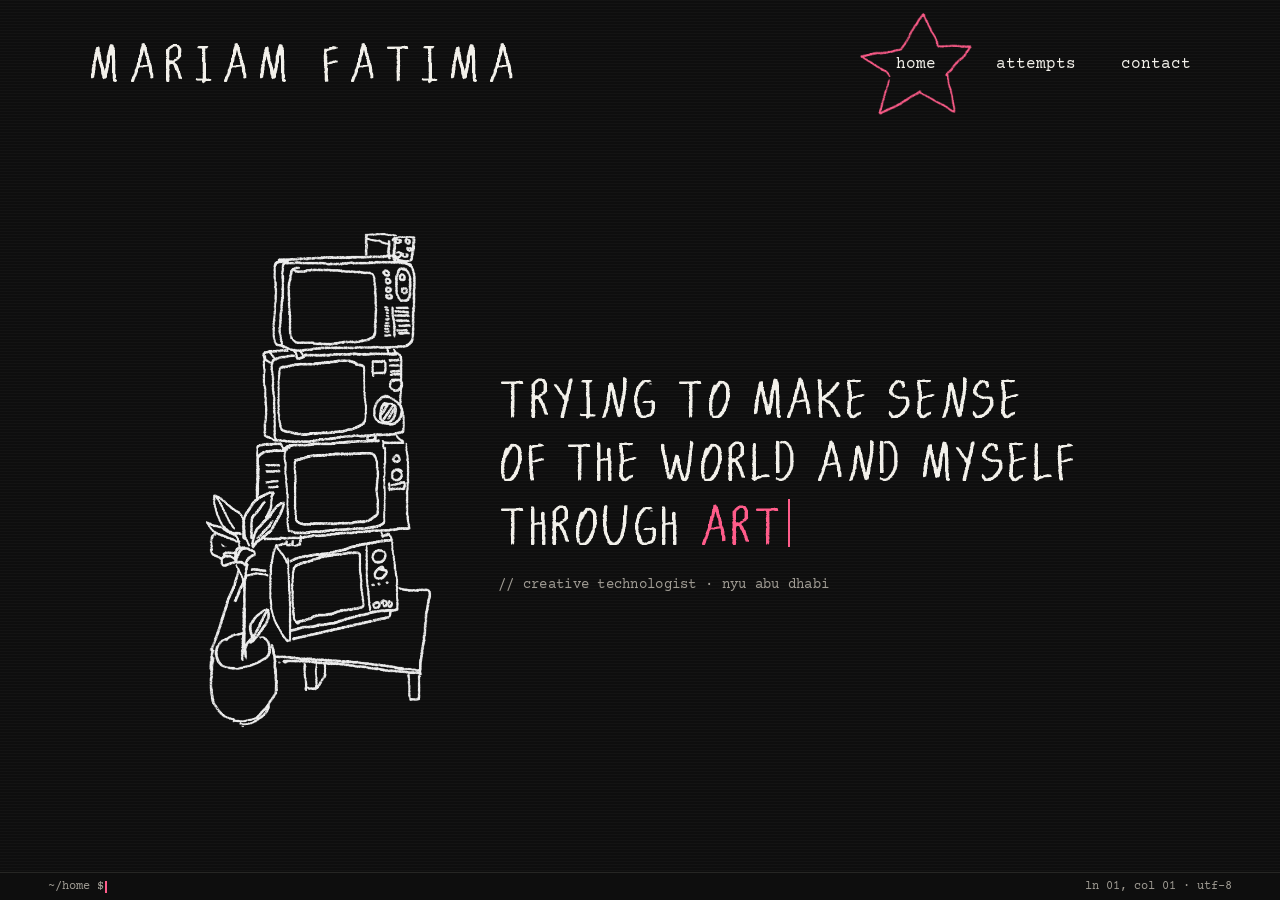
<file: index.html>
<!doctype html>
<html lang="en">
<head>
<meta charset="utf-8">
<meta name="viewport" content="width=device-width, initial-scale=1">
<title>mariam fatima</title>
<meta name="description" content="mariam fatima — artist, maker, technologist. trying to make sense of the world and myself through art, design and technology.">
<meta property="og:title" content="mariam fatima">
<meta property="og:description" content="artist, maker, technologist. trying to make sense of the world and myself.">
<meta property="og:image" content="https://mariamf19.github.io/personalwebsite/assets/og.png">
<meta property="og:type" content="website">
<meta name="twitter:card" content="summary_large_image">
<meta name="theme-color" content="#0E0E0E">
<link rel="icon" href="assets/favicon.png" type="image/png">
<link rel="preconnect" href="https://fonts.googleapis.com">
<link rel="preconnect" href="https://fonts.gstatic.com" crossorigin>
<link href="https://fonts.googleapis.com/css2?family=Courier+Prime:ital,wght@0,400;0,700;1,400&display=swap" rel="stylesheet">
<link rel="preload" href="assets/fonts/MariamHand-Regular.ttf" as="font" type="font/ttf" crossorigin>
<link rel="stylesheet" href="css/style.css">
</head>
<body data-path="~/home">
<a class="skip" href="#main">skip to content</a>
<div class="wrap">

<header class="site">
<a class="name" href="index.html">MARIAM FATIMA</a>
<nav class="nav" aria-label="Main">
<ul>
<li><a href="index.html" aria-current="page"><span class="star" aria-hidden="true"><img class="ink" src="assets/star.png" alt=""></span><span class="label">home</span></a></li>
<li><a href="attempts.html"><span class="star" aria-hidden="true"><img class="ink" src="assets/star.png" alt=""></span><span class="label">attempts</span></a></li>
<li><a href="contact.html"><span class="star" aria-hidden="true"><img class="ink" src="assets/star.png" alt=""></span><span class="label">contact</span></a></li>
</ul>
</nav>
</header>

<main id="main" class="home">
<div class="text">
<h1 class="headline">
<span class="sr-only">trying to make sense of the world and myself through art, design and technology.</span>
<span class="type-grid" aria-hidden="true">
<span class="ghost"><span id="ghost">trying to make sense
of the world and myself
through technology</span><span class="caret"></span></span>
<span><span id="typed"></span><span class="caret"></span></span>
</span>
</h1>
<p class="comment">// creative technologist · nyu abu dhabi</p>
</div>
<figure class="tv">
<div class="tv-frame">
<img class="ink scan" src="assets/tvs.png" alt="A pencil drawing of four old televisions stacked on a small table, with a potted plant." width="845" height="1829">
<span class="scanline" aria-hidden="true"></span>
<a class="screen" href="attempt.html" aria-label="attempt 04" style="left: 37.3%; top: 7.1%; width: 38.5%; height: 15.9%"><span>no signal</span><span class="sub">attempt_04</span></a>
<a class="screen" href="attempt.html" aria-label="attempt 03" style="left: 32%; top: 26.2%; width: 39%; height: 15.3%"><span>no signal</span><span class="sub">attempt_03</span></a>
<a class="screen" href="attempt.html" aria-label="attempt 02" style="left: 39%; top: 44%; width: 36.7%; height: 15%"><span>no signal</span><span class="sub">attempt_02</span></a>
<a class="screen" href="attempt.html" aria-label="attempt 01" style="left: 37.9%; top: 64.2%; width: 30.2%; height: 15.1%"><span>no signal</span><span class="sub">attempt_01</span></a>
</div>
</figure>
</main>

</div>

<div class="term">
<div class="term-out" aria-live="polite" hidden></div>
<div class="statusbar">
<button type="button" class="prompt" aria-label="open terminal (or press ~)"><span class="path"></span>&nbsp;$<span class="caret"></span></button>
<label class="term-in" hidden><span><span class="path"></span> $</span><span class="sr-only">terminal command</span><input type="text" autocomplete="off" autocapitalize="off" spellcheck="false"></label>
<span class="pos" aria-hidden="true"><span id="pos">ln 01, col 01</span> · utf-8</span>
</div>
</div>
<div class="cursor" aria-hidden="true"><span class="ring"></span></div>
<script src="js/main.js"></script>
</body>
</html>
</file>
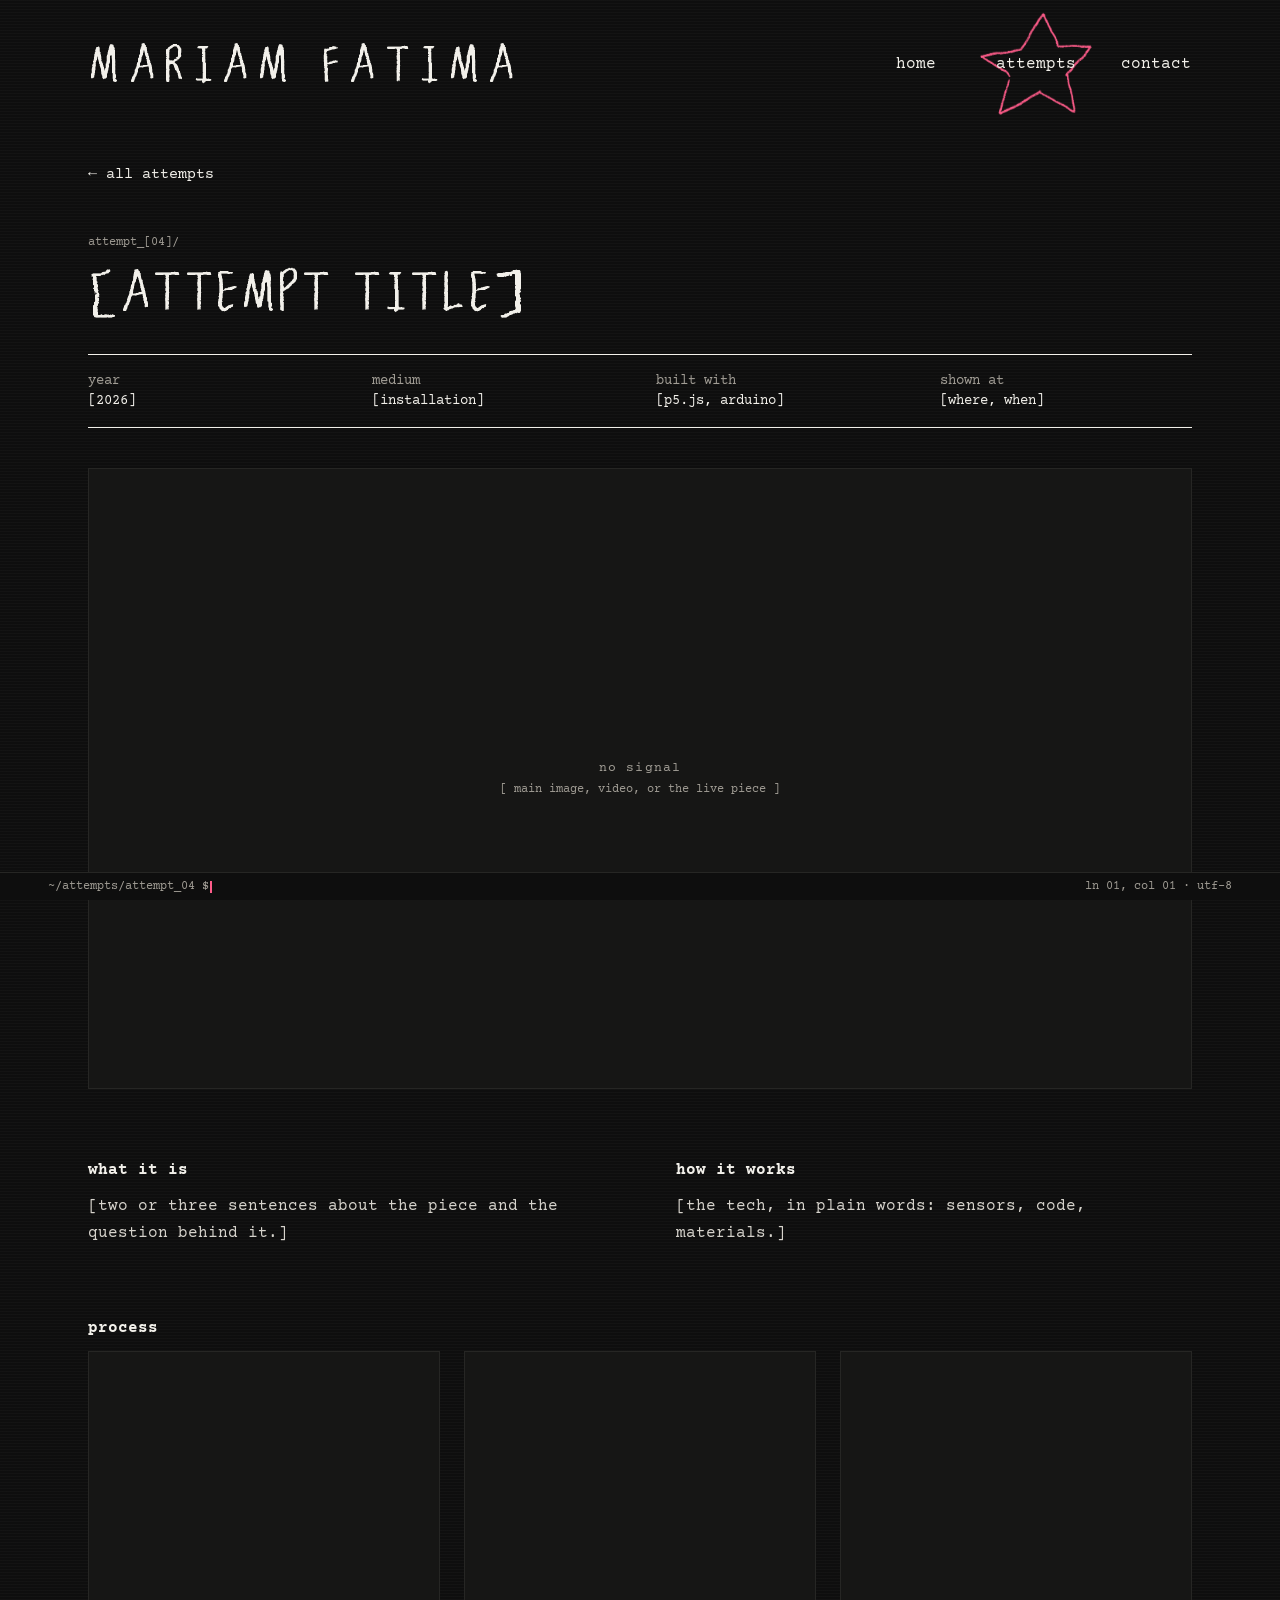
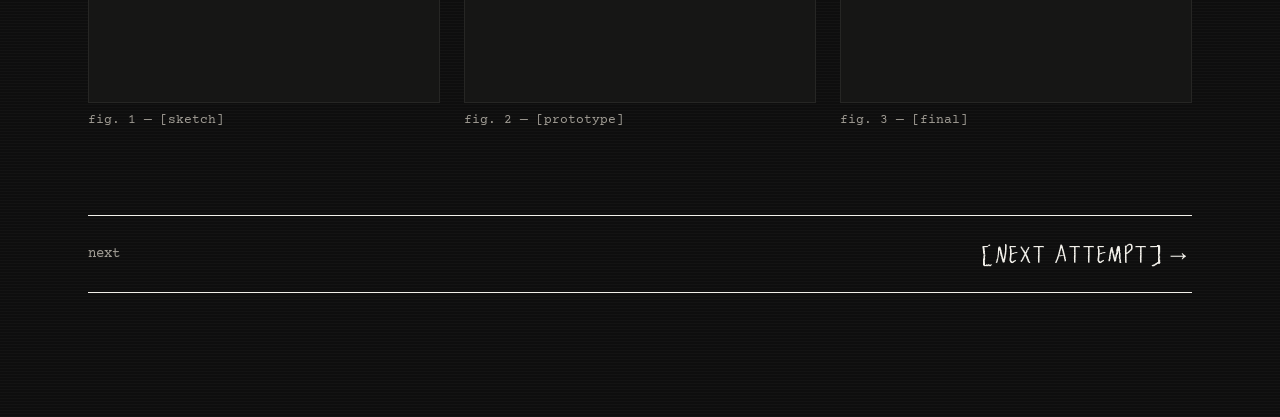
<file: attempt.html>
<!doctype html>
<html lang="en">
<head>
<meta charset="utf-8">
<meta name="viewport" content="width=device-width, initial-scale=1">
<title>attempt — mariam fatima</title>
<meta name="description" content="an attempt by mariam fatima.">
<meta property="og:image" content="https://mariamf19.github.io/personalwebsite/assets/og.png">
<meta name="theme-color" content="#0E0E0E">
<link rel="icon" href="assets/favicon.png" type="image/png">
<link rel="preconnect" href="https://fonts.googleapis.com">
<link rel="preconnect" href="https://fonts.gstatic.com" crossorigin>
<link href="https://fonts.googleapis.com/css2?family=Courier+Prime:ital,wght@0,400;0,700;1,400&display=swap" rel="stylesheet">
<link rel="preload" href="assets/fonts/MariamHand-Regular.ttf" as="font" type="font/ttf" crossorigin>
<link rel="stylesheet" href="css/style.css">
</head>
<body data-path="~/attempts/attempt_04">
<a class="skip" href="#main">skip to content</a>
<div class="wrap">

<header class="site">
<a class="name" href="index.html">MARIAM FATIMA</a>
<nav class="nav" aria-label="Main">
<ul>
<li><a href="index.html"><span class="star" aria-hidden="true"><img class="ink" src="assets/star.png" alt=""></span><span class="label">home</span></a></li>
<li><a href="attempts.html" aria-current="page"><span class="star" aria-hidden="true"><img class="ink" src="assets/star.png" alt=""></span><span class="label">attempts</span></a></li>
<li><a href="contact.html"><span class="star" aria-hidden="true"><img class="ink" src="assets/star.png" alt=""></span><span class="label">contact</span></a></li>
</ul>
</nav>
</header>

<main id="main" class="attempt">
<a class="back tlink" href="attempts.html">← all attempts</a>

<div class="attempt-head">
<span class="folder">attempt_[04]/</span>
<h1>[attempt title]</h1>
</div>

<dl class="facts">
<div><dt>year</dt><dd>[2026]</dd></div>
<div><dt>medium</dt><dd>[installation]</dd></div>
<div><dt>built with</dt><dd>[p5.js, arduino]</dd></div>
<div><dt>shown at</dt><dd>[where, when]</dd></div>
</dl>

<div class="hero">
<span class="sig">no signal</span>
<span class="hint">[ main image, video, or the live piece ]</span>
</div>

<div class="cols">
<section>
<h2>what it is</h2>
<p>[two or three sentences about the piece and the question behind it.]</p>
</section>
<section>
<h2>how it works</h2>
<p>[the tech, in plain words: sensors, code, materials.]</p>
</section>
</div>

<section class="process" aria-labelledby="process">
<h2 id="process">process</h2>
<div class="figs">
<figure><div class="box"></div><figcaption>fig. 1 — [sketch]</figcaption></figure>
<figure><div class="box"></div><figcaption>fig. 2 — [prototype]</figcaption></figure>
<figure><div class="box"></div><figcaption>fig. 3 — [final]</figcaption></figure>
</div>
</section>

<a class="next" href="attempts.html"><span class="k">next</span><span class="v">[next attempt] →</span></a>
</main>

</div>

<div class="term">
<div class="term-out" aria-live="polite" hidden></div>
<div class="statusbar">
<button type="button" class="prompt" aria-label="open terminal (or press ~)"><span class="path"></span>&nbsp;$<span class="caret"></span></button>
<label class="term-in" hidden><span><span class="path"></span> $</span><span class="sr-only">terminal command</span><input type="text" autocomplete="off" autocapitalize="off" spellcheck="false"></label>
<span class="pos" aria-hidden="true"><span id="pos">ln 01, col 01</span> · utf-8</span>
</div>
</div>
<div class="cursor" aria-hidden="true"><span class="ring"></span></div>
<script src="js/main.js"></script>
</body>
</html>
</file>
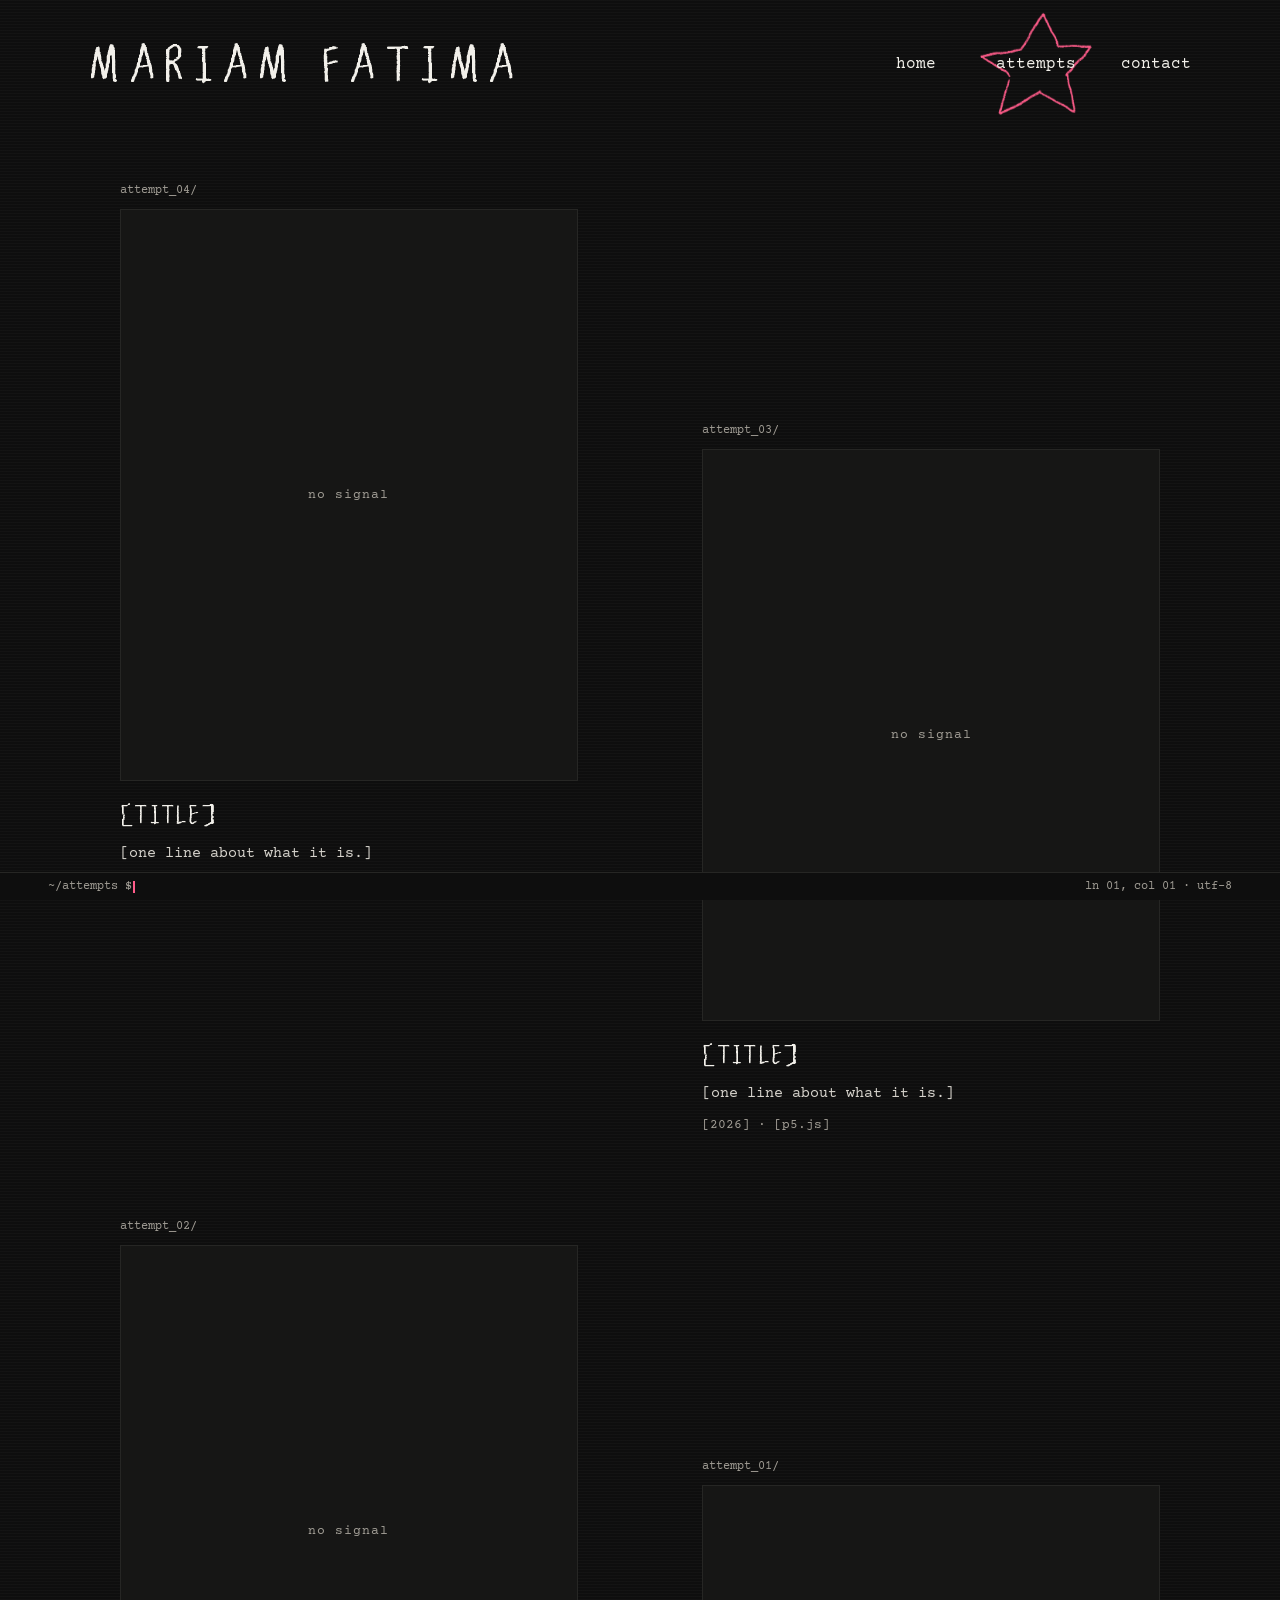
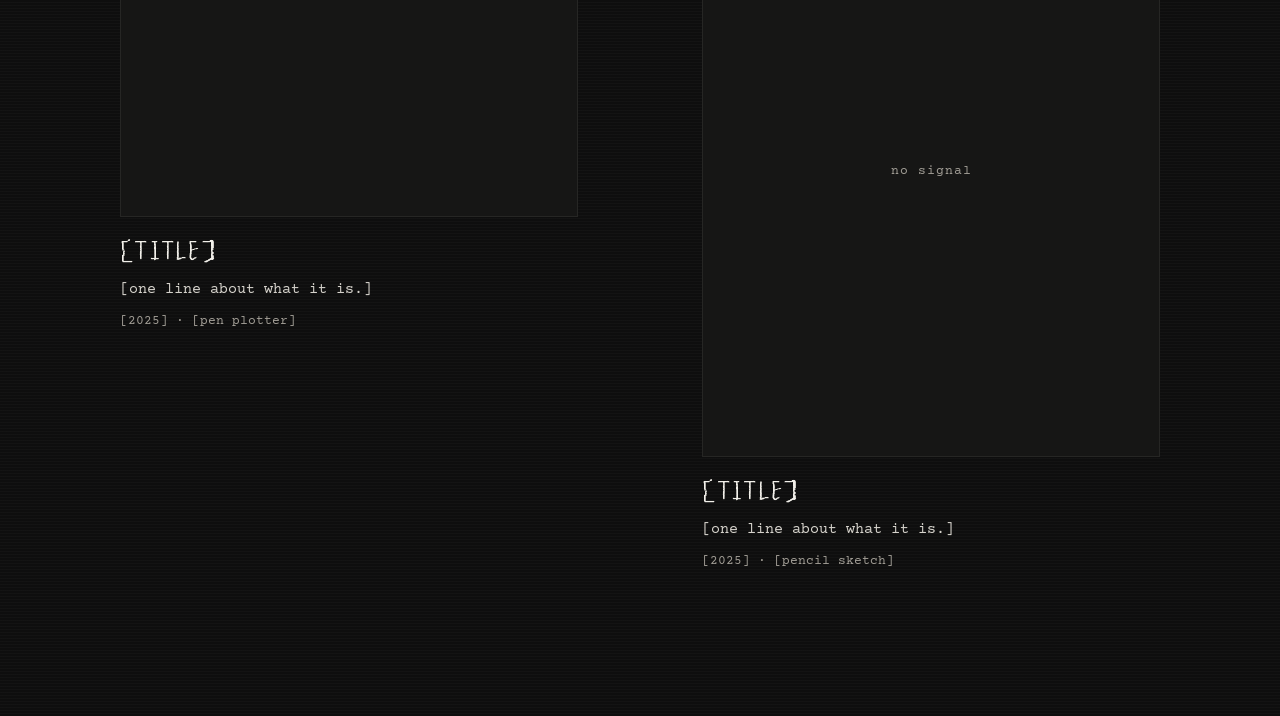
<file: attempts.html>
<!doctype html>
<html lang="en">
<head>
<meta charset="utf-8">
<meta name="viewport" content="width=device-width, initial-scale=1">
<title>attempts — mariam fatima</title>
<meta name="description" content="attempts by mariam fatima: installations, code, drawings and experiments.">
<meta property="og:title" content="attempts — mariam fatima">
<meta property="og:image" content="https://mariamf19.github.io/personalwebsite/assets/og.png">
<meta name="theme-color" content="#0E0E0E">
<link rel="icon" href="assets/favicon.png" type="image/png">
<link rel="preconnect" href="https://fonts.googleapis.com">
<link rel="preconnect" href="https://fonts.gstatic.com" crossorigin>
<link href="https://fonts.googleapis.com/css2?family=Courier+Prime:ital,wght@0,400;0,700;1,400&display=swap" rel="stylesheet">
<link rel="preload" href="assets/fonts/MariamHand-Regular.ttf" as="font" type="font/ttf" crossorigin>
<link rel="stylesheet" href="css/style.css">
</head>
<body data-path="~/attempts">
<a class="skip" href="#main">skip to content</a>
<div class="wrap">

<header class="site">
<a class="name" href="index.html">MARIAM FATIMA</a>
<nav class="nav" aria-label="Main">
<ul>
<li><a href="index.html"><span class="star" aria-hidden="true"><img class="ink" src="assets/star.png" alt=""></span><span class="label">home</span></a></li>
<li><a href="attempts.html" aria-current="page"><span class="star" aria-hidden="true"><img class="ink" src="assets/star.png" alt=""></span><span class="label">attempts</span></a></li>
<li><a href="contact.html"><span class="star" aria-hidden="true"><img class="ink" src="assets/star.png" alt=""></span><span class="label">contact</span></a></li>
</ul>
</nav>
</header>

<main id="main" class="attempts">
<h1 class="sr-only">attempts</h1>
<ul class="grid">
<li class="tile"><a href="attempt.html">
<span class="folder">attempt_04/</span>
<div class="nosignal">no signal</div>
<span class="title">[title]</span>
<span class="line">[one line about what it is.]</span>
<span class="meta">[2026] · [installation]</span>
</a></li>
<li class="tile"><a href="attempt.html">
<span class="folder">attempt_03/</span>
<div class="nosignal">no signal</div>
<span class="title">[title]</span>
<span class="line">[one line about what it is.]</span>
<span class="meta">[2026] · [p5.js]</span>
</a></li>
<li class="tile"><a href="attempt.html">
<span class="folder">attempt_02/</span>
<div class="nosignal">no signal</div>
<span class="title">[title]</span>
<span class="line">[one line about what it is.]</span>
<span class="meta">[2025] · [pen plotter]</span>
</a></li>
<li class="tile"><a href="attempt.html">
<span class="folder">attempt_01/</span>
<div class="nosignal">no signal</div>
<span class="title">[title]</span>
<span class="line">[one line about what it is.]</span>
<span class="meta">[2025] · [pencil sketch]</span>
</a></li>
</ul>
</main>

</div>

<div class="term">
<div class="term-out" aria-live="polite" hidden></div>
<div class="statusbar">
<button type="button" class="prompt" aria-label="open terminal (or press ~)"><span class="path"></span>&nbsp;$<span class="caret"></span></button>
<label class="term-in" hidden><span><span class="path"></span> $</span><span class="sr-only">terminal command</span><input type="text" autocomplete="off" autocapitalize="off" spellcheck="false"></label>
<span class="pos" aria-hidden="true"><span id="pos">ln 01, col 01</span> · utf-8</span>
</div>
</div>
<div class="cursor" aria-hidden="true"><span class="ring"></span></div>
<script src="js/main.js"></script>
</body>
</html>
</file>
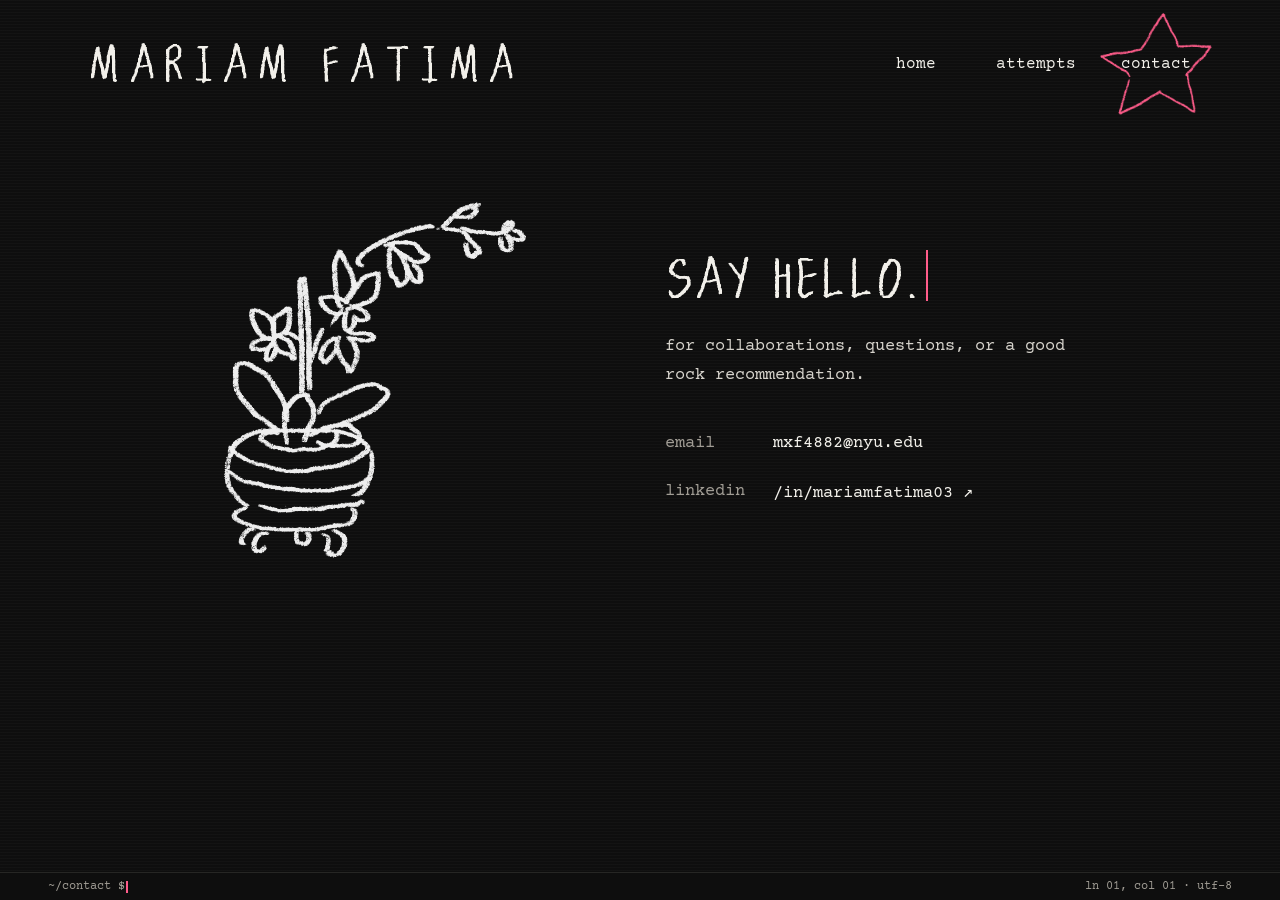
<file: contact.html>
<!doctype html>
<html lang="en">
<head>
<meta charset="utf-8">
<meta name="viewport" content="width=device-width, initial-scale=1">
<title>contact — mariam fatima</title>
<meta name="description" content="say hello to mariam fatima.">
<meta property="og:title" content="contact — mariam fatima">
<meta property="og:image" content="https://mariamf19.github.io/personalwebsite/assets/og.png">
<meta name="theme-color" content="#0E0E0E">
<link rel="icon" href="assets/favicon.png" type="image/png">
<link rel="preconnect" href="https://fonts.googleapis.com">
<link rel="preconnect" href="https://fonts.gstatic.com" crossorigin>
<link href="https://fonts.googleapis.com/css2?family=Courier+Prime:ital,wght@0,400;0,700;1,400&display=swap" rel="stylesheet">
<link rel="preload" href="assets/fonts/MariamHand-Regular.ttf" as="font" type="font/ttf" crossorigin>
<link rel="stylesheet" href="css/style.css">
</head>
<body data-path="~/contact">
<a class="skip" href="#main">skip to content</a>
<div class="wrap">

<header class="site">
<a class="name" href="index.html">MARIAM FATIMA</a>
<nav class="nav" aria-label="Main">
<ul>
<li><a href="index.html"><span class="star" aria-hidden="true"><img class="ink" src="assets/star.png" alt=""></span><span class="label">home</span></a></li>
<li><a href="attempts.html"><span class="star" aria-hidden="true"><img class="ink" src="assets/star.png" alt=""></span><span class="label">attempts</span></a></li>
<li><a href="contact.html" aria-current="page"><span class="star" aria-hidden="true"><img class="ink" src="assets/star.png" alt=""></span><span class="label">contact</span></a></li>
</ul>
</nav>
</header>

<main id="main" class="contact">
<figure class="orchid">
<div class="frame">
<img class="ink scan" src="assets/orchid.png" alt="A pencil drawing of a potted orchid.">
</div>
</figure>
<div class="say">
<h1>say hello.<span class="caret" aria-hidden="true"></span></h1>
<p>for collaborations, questions, or a good rock recommendation.</p>
<dl class="links">
<dt>email</dt>
<dd><a class="tlink" href="mailto:mxf4882@nyu.edu">mxf4882@nyu.edu</a></dd>
<dt>linkedin</dt>
<dd><a class="tlink" href="https://www.linkedin.com/in/mariamfatima03/" target="_blank" rel="noopener">/in/mariamfatima03 ↗</a></dd>
</dl>
</div>
</main>

</div>

<div class="term">
<div class="term-out" aria-live="polite" hidden></div>
<div class="statusbar">
<button type="button" class="prompt" aria-label="open terminal (or press ~)"><span class="path"></span>&nbsp;$<span class="caret"></span></button>
<label class="term-in" hidden><span><span class="path"></span> $</span><span class="sr-only">terminal command</span><input type="text" autocomplete="off" autocapitalize="off" spellcheck="false"></label>
<span class="pos" aria-hidden="true"><span id="pos">ln 01, col 01</span> · utf-8</span>
</div>
</div>
<div class="cursor" aria-hidden="true"><span class="ring"></span></div>
<script src="js/main.js"></script>
</body>
</html>
</file>
<file: css/style.css>
@font-face {
  font-family: 'MariamHand';
  src: url(../assets/fonts/MariamHand-Regular.ttf) format('truetype');
  font-display: swap;
}

:root {
  --bg: #0E0E0E;
  --ink: #F2F0EA;
  --body: #D6D3CC;
  --muted: #A19D95;
  --line: #262624;
  --panel: #161615;
  --gutter: #3A3935;
  --hand: 'MariamHand', 'Courier Prime', 'Courier New', monospace;
  --mono: 'Courier Prime', 'Courier New', monospace;
}

* { box-sizing: border-box; }

html { background: var(--bg); }

body {
  position: relative;
  margin: 0;
  min-height: 100vh;
  padding-bottom: 28px;
  background-color: var(--bg);
  background-image: repeating-linear-gradient(to bottom,
    rgba(242, 240, 234, 0.025) 0, rgba(242, 240, 234, 0.025) 1px,
    transparent 1px, transparent 3px);
  color: var(--ink);
  font-family: var(--mono);
}

a { color: var(--ink); }
a:focus-visible, button:focus-visible { outline: 2px solid var(--ink); outline-offset: 4px; }
::selection { background: var(--ink); color: var(--bg); }

/* hand drawings are black pencil on transparent; flip them to white */
img.ink { filter: invert(1); }

.sr-only {
  position: absolute; width: 1px; height: 1px; overflow: hidden;
  clip: rect(0 0 0 0); white-space: nowrap;
}

.skip {
  position: absolute; left: 16px; top: -48px; z-index: 200;
  padding: 8px 12px; background: var(--ink); color: var(--bg); text-decoration: none;
}
.skip:focus { top: 12px; }

.wrap { max-width: 1200px; margin: 0 auto; padding: 0 clamp(20px, 4vw, 48px); }

/* ---------- header ---------- */
.site {
  display: flex; flex-wrap: wrap; align-items: center; justify-content: space-between;
  gap: 8px 32px; padding: 32px 0;
}
.name {
  display: inline-flex; align-items: center; min-height: 44px;
  font-family: var(--hand); font-size: clamp(34px, 4.2vw, 56px);
  letter-spacing: 0.14em; line-height: 1; text-decoration: none;
}
.nav ul {
  list-style: none; margin: 0; padding: 0;
  display: flex; flex-wrap: wrap; align-items: center; gap: 4px 44px; font-size: 16px;
}
.nav a {
  position: relative; display: inline-flex; align-items: center; justify-content: center;
  min-width: 72px; min-height: 64px; text-decoration: none;
}
.nav .star {
  position: absolute; left: 50%; top: 50%; width: 116px;
  transform: translate(-50%, -50%); line-height: 0; pointer-events: none;
}
.nav .star img { width: 100%; height: auto; opacity: 0; transition: opacity .2s ease; }
.nav a:hover .star img { opacity: .35; }
.nav a[aria-current] .star img { opacity: 1; animation: starIn .8s cubic-bezier(.2, .9, .3, 1.25) both; }
.nav .label { position: relative; }
@media (max-width: 600px) {
  .nav ul { gap: 4px 28px; }
  .nav .star { width: 84px; }
}
@keyframes starIn {
  from { transform: rotate(-30deg) scale(.7); opacity: 0; }
  to { transform: none; opacity: 1; }
}

/* ---------- shared bits ---------- */
@keyframes blink { 50% { opacity: 0; } }
.caret {
  display: inline-block; width: 2px; height: .85em; background: var(--ink);
  margin-left: .1em; vertical-align: -.04em; animation: blink 1s steps(1) infinite;
}

@keyframes scan { from { clip-path: inset(0 0 100% 0); } to { clip-path: inset(0 0 0 0); } }
@keyframes scanline { 0% { top: 0; opacity: 1; } 92% { opacity: 1; } 100% { top: 100%; opacity: 0; } }
.scan { animation: scan 2s steps(48) .4s both; }
.scanline {
  position: absolute; left: -6%; right: -6%; top: 0; height: 1px; background: var(--ink);
  pointer-events: none; animation: scanline 2s steps(48) .4s both;
}

.tlink { text-decoration: none; padding: 0 4px; margin: 0 -4px; }
.tlink:hover, .tlink:focus-visible { background: var(--ink); color: var(--bg); }

/* ---------- home ---------- */
.home {
  display: flex; flex-direction: row-reverse; flex-wrap: wrap;
  align-items: center; justify-content: center;
  gap: 48px clamp(40px, 5vw, 72px); padding: 24px 0 64px;
  min-height: calc(100vh - 128px - 28px);
}
.home .text {
  flex: 0 1 auto; max-width: 680px; min-width: 0;
  display: flex; flex-direction: column; justify-content: center; gap: 20px;
}
.headline {
  margin: 0; font-family: var(--hand); font-weight: 400;
  font-size: clamp(26px, 4.4vw, 64px); line-height: 1.12; letter-spacing: .01em;
  text-transform: uppercase;
}
#typed, #ghost { white-space: pre; }
.type-grid { display: grid; }
.type-grid > span { grid-area: 1 / 1; }
.ghost { visibility: hidden; }
.comment { margin: 0; font-size: 14px; letter-spacing: .02em; color: var(--muted); }

.tv { flex: 0 0 auto; margin: 0; }
.tv-frame { position: relative; width: fit-content; margin: 0 auto; }
/* sized by screen height so the whole stack always fits above the status bar */
.tv-frame img { display: block; height: clamp(260px, calc(100vh - 260px), 500px); width: auto; max-width: 100%; }
@media (max-width: 600px) {
  .home { min-height: 0; gap: 40px; padding: 16px 0 56px; }
  .tv-frame img { height: clamp(220px, 44vh, 340px); }
}

/* TV screens: static on hover, each opens an attempt */
.screen {
  position: absolute; isolation: isolate; overflow: hidden; border-radius: 10px;
  display: flex; flex-direction: column; align-items: center; justify-content: center; gap: 2px;
  background: rgba(14, 14, 14, .55); color: var(--ink); text-decoration: none;
  font-size: 10px; letter-spacing: .06em; opacity: 0; transition: opacity .15s ease;
}
.screen::before {
  content: ""; position: absolute; inset: 0; z-index: -1;
  background:
    repeating-linear-gradient(0deg, rgba(242, 240, 234, .22) 0 1px, transparent 1px 3px),
    repeating-linear-gradient(90deg, rgba(242, 240, 234, .08) 0 2px, transparent 2px 5px);
  animation: static .24s steps(4) infinite;
}
.screen:hover, .screen:focus-visible { opacity: 1; }
.screen .sub { color: var(--muted); }
@keyframes static {
  0% { background-position: 0 0, 0 0; }
  25% { background-position: 0 2px, 3px 0; }
  50% { background-position: 0 -1px, -2px 0; }
  75% { background-position: 0 3px, 1px 0; }
  100% { background-position: 0 0, 0 0; }
}

/* ---------- attempts ---------- */
.attempts { padding: 56px 0 120px; }
.grid {
  list-style: none; margin: 0 auto; padding: 0; max-width: 1040px;
  display: grid; grid-template-columns: repeat(auto-fit, minmax(min(100%, 360px), 1fr));
  gap: 88px 12%;
}
.tile:nth-child(even) { margin-top: 240px; }
@media (max-width: 820px) { .tile:nth-child(even) { margin-top: 0; } }
.tile a { display: flex; flex-direction: column; gap: 12px; text-decoration: none; }
.folder { font-size: 12px; color: var(--muted); }
.nosignal {
  aspect-ratio: 4 / 5; background: var(--panel); border: 1px solid var(--line);
  display: flex; align-items: center; justify-content: center;
  font-size: 13px; letter-spacing: .08em; color: var(--muted);
  outline: 1px solid transparent; outline-offset: 2px; transition: outline-offset .2s ease;
}
.tile a:hover .nosignal, .tile a:focus-visible .nosignal { outline-color: var(--ink); outline-offset: 10px; }
.title {
  padding-top: 6px; font-family: var(--hand); font-size: 28px; line-height: 1.1;
  letter-spacing: .01em; text-transform: uppercase;
}
.line { font-size: 15px; line-height: 1.6; color: var(--body); }
.meta { font-size: 13px; color: var(--muted); }

/* ---------- single attempt ---------- */
.attempt { padding: 24px 0 96px; }
.back { display: inline-flex; align-items: center; min-height: 44px; font-size: 15px; }
.attempt-head { display: flex; flex-direction: column; gap: 10px; padding: 40px 0 32px; }
.attempt-head h1 {
  margin: 0; font-family: var(--hand); font-weight: 400;
  font-size: clamp(36px, 5vw, 60px); line-height: 1.05; letter-spacing: .01em; text-transform: uppercase;
}
.facts {
  margin: 0 0 40px; display: grid; grid-template-columns: repeat(auto-fit, minmax(180px, 1fr));
  gap: 16px 32px; padding: 18px 0; border-top: 1px solid var(--ink); border-bottom: 1px solid var(--ink);
  font-size: 14px;
}
.facts dt { color: var(--muted); }
.facts dd { margin: 4px 0 0; }
.hero {
  aspect-ratio: 16 / 9; background: var(--panel); border: 1px solid var(--line);
  display: flex; flex-direction: column; align-items: center; justify-content: center; gap: 8px;
  color: var(--muted);
}
.hero .sig { font-size: 13px; letter-spacing: .08em; }
.hero .hint { font-size: 12px; }
.cols { display: flex; flex-wrap: wrap; gap: 40px 72px; padding: 72px 0 0; }
.cols section { flex: 1 1 340px; min-width: 0; }
.attempt h2 { margin: 0 0 14px; font-size: 16px; font-weight: 700; }
.attempt p { margin: 0; font-size: 16px; line-height: 1.7; color: var(--body); max-width: 58ch; }
.process { padding: 72px 0 0; }
.figs { display: grid; grid-template-columns: repeat(auto-fit, minmax(240px, 1fr)); gap: 24px; }
.figs figure { margin: 0; display: flex; flex-direction: column; gap: 10px; }
.figs .box { aspect-ratio: 1 / 1; background: var(--panel); border: 1px solid var(--line); }
.figs figcaption { font-size: 13px; color: var(--muted); }
.next {
  margin-top: 88px; display: flex; justify-content: space-between; align-items: center; gap: 16px;
  min-height: 64px; padding: 20px 0; border-top: 1px solid var(--ink); border-bottom: 1px solid var(--ink);
  text-decoration: none;
}
.next .k { font-size: 14px; color: var(--muted); }
.next .v { padding: 0 6px; font-family: var(--hand); font-size: 26px; text-transform: uppercase; }
.next:hover .v, .next:focus-visible .v { background: var(--ink); color: var(--bg); }

/* ---------- contact ---------- */
.contact {
  display: flex; flex-wrap: wrap; align-items: center; justify-content: center;
  gap: 64px clamp(48px, 7vw, 112px); padding: 32px 0 96px;
}
.orchid { flex: 0 1 400px; margin: 0; }
.orchid .frame { position: relative; height: 440px; display: flex; align-items: center; justify-content: center; }
.orchid img { max-width: 78%; max-height: 380px; width: auto; height: auto; animation-duration: 1.4s; animation-timing-function: steps(32); animation-delay: .3s; }
.say { flex: 0 1 440px; display: flex; flex-direction: column; gap: 24px; }
.say h1 {
  margin: 0; font-family: var(--hand); font-weight: 400;
  font-size: clamp(40px, 5vw, 60px); line-height: 1.05; letter-spacing: .01em; text-transform: uppercase;
}
.say p { margin: 0; font-size: 17px; line-height: 1.65; color: var(--body); }
.links {
  margin: 8px 0 0; display: grid; grid-template-columns: max-content minmax(0, 1fr);
  align-items: center; gap: 4px 28px; font-size: 17px;
}
.links dt { color: var(--muted); }
.links dd { margin: 0; }
.links a { display: inline-flex; align-items: center; min-height: 44px; }

/* ---------- status bar + hidden terminal ---------- */
.term { position: fixed; left: 0; right: 0; bottom: 0; z-index: 50; font-size: 12px; color: var(--muted); }
.term-out {
  display: flex; flex-direction: column; gap: 4px; max-height: 40vh; overflow: auto;
  padding: 12px clamp(20px, 4vw, 48px) 8px; background: var(--bg); border-top: 1px solid var(--line);
  font-size: 13px; color: var(--body);
}
.term-out[hidden] { display: none; }
.term-out span { white-space: pre-wrap; }
.term-out a { align-self: flex-start; }
.statusbar {
  height: 28px; display: flex; align-items: center; justify-content: space-between; gap: 16px;
  padding: 0 clamp(20px, 4vw, 48px); background: var(--bg); border-top: 1px solid var(--line);
}
.prompt {
  display: inline-flex; align-items: center; height: 28px; padding: 0; border: 0;
  background: transparent; color: var(--muted); font: inherit; font-size: 12px; cursor: text;
}
.prompt[hidden] { display: none; }
.prompt:hover, .prompt:focus-visible { color: var(--ink); }
.prompt .caret { height: 1em; }
.term-in { flex: 1 1 auto; display: flex; align-items: center; gap: 8px; min-width: 0; }
.term-in[hidden] { display: none; }
.term-in input {
  flex: 1 1 auto; min-width: 0; height: 26px; padding: 0; border: 0; outline: 0;
  background: transparent; color: var(--ink); font: inherit; font-size: 12px; caret-color: var(--ink);
}
.pos { flex: 0 0 auto; }

/* ---------- trailing dot cursor (decoration; the real cursor stays) ---------- */
.cursor { position: fixed; left: 0; top: 0; z-index: 100; pointer-events: none; opacity: 0; transition: opacity .2s ease; }
.cursor .ring {
  position: absolute; left: -18px; top: -18px; width: 36px; height: 36px;
  border: 1px solid var(--ink); border-radius: 50%; background: var(--ink);
  transform: scale(.22); transition: transform .25s ease, background-color .25s ease;
}
.cursor[data-hot="1"] .ring { transform: scale(1); background: transparent; }
@media (pointer: coarse) { .cursor { display: none; } }

@media (prefers-reduced-motion: reduce) {
  .cursor { display: none; }
  .nav .star img, .nosignal { transition: none; }
  .nav a[aria-current] .star img, .scan, .caret, .screen::before { animation: none; }
  .scanline { display: none; }
}

/* ---------- page change: new page scans in like a crt changing channel ---------- */
@view-transition { navigation: auto; }
::view-transition-old(root) { animation: vt-fade .18s linear both; }
::view-transition-new(root) { animation: vt-scan .5s steps(20) both; }
@keyframes vt-scan {
  0% { clip-path: inset(0 0 100% 0); filter: brightness(1.6); }
  70% { filter: brightness(1.15); }
  100% { clip-path: inset(0 0 0 0); filter: none; }
}
@keyframes vt-fade { to { opacity: 0; } }
@media (prefers-reduced-motion: reduce) {
  ::view-transition-old(root), ::view-transition-new(root) { animation: none; }
}

/* ---------- TEST: one accent colour, used sparingly ---------- */
:root { --accent: #FF5C8A; }
/* the active star becomes the accent (drawn star used as a stencil) */
.nav .star img { visibility: hidden; }
.nav .star::before { content: ""; position: absolute; inset: 0; -webkit-mask: url(../assets/star.png) center / contain no-repeat; mask: url(../assets/star.png) center / contain no-repeat; background: transparent; transition: background-color .2s ease; }
.nav a:hover .star::before { background: rgba(242, 240, 234, .35); }
.nav a[aria-current] .star::before { background: var(--accent); animation: starIn .8s cubic-bezier(.2, .9, .3, 1.25) both; }
/* the changing word + typing cursor */
.headline .word { color: var(--accent); }
.headline .caret, .say .caret, .prompt .caret { background: var(--accent); }
/* cursor dot, selection, link highlights */
.cursor .ring { border-color: var(--accent); background: var(--accent); }
.cursor[data-hot="1"] .ring { background: transparent; }
::selection { background: var(--accent); color: var(--bg); }
.tlink:hover, .tlink:focus-visible, .next:hover .v { background: var(--accent); color: var(--bg); }
.tile a:hover .nosignal { outline-color: var(--accent); }
.screen .sub { color: var(--accent); }
</file>
